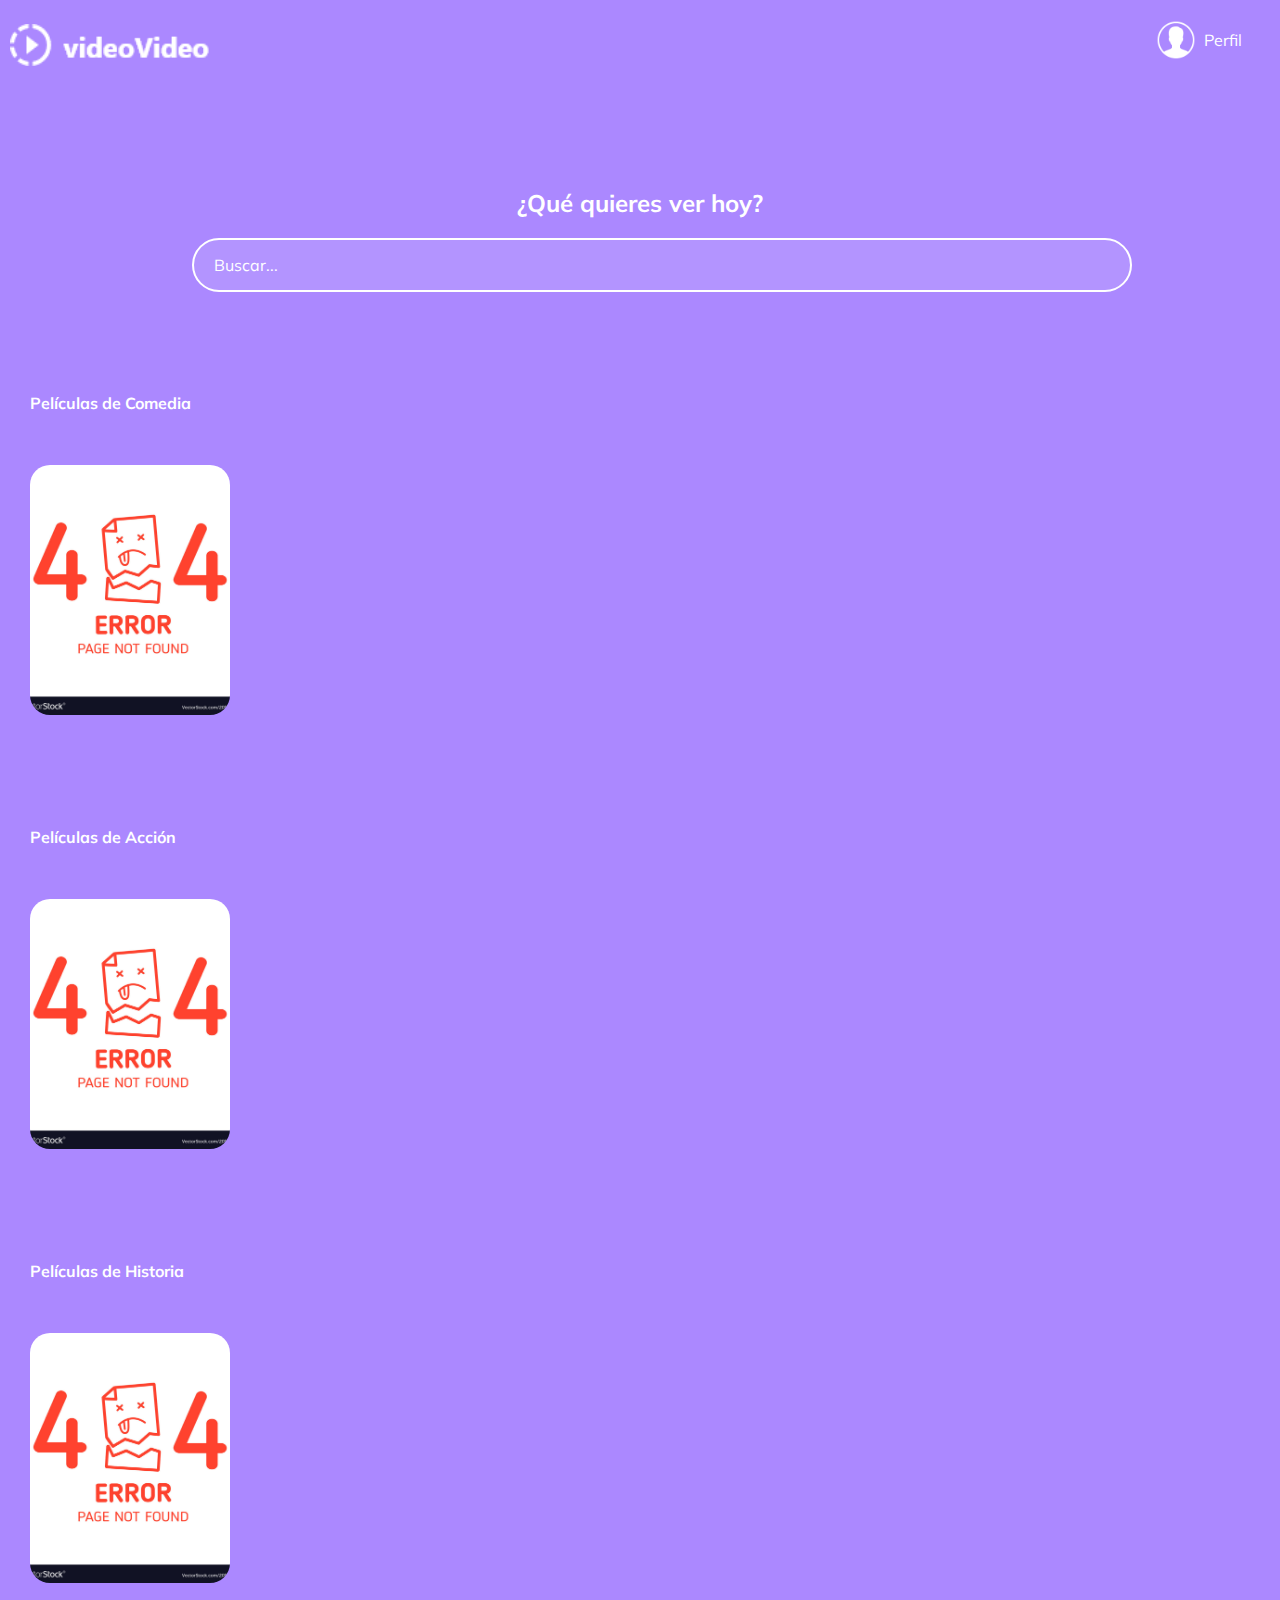
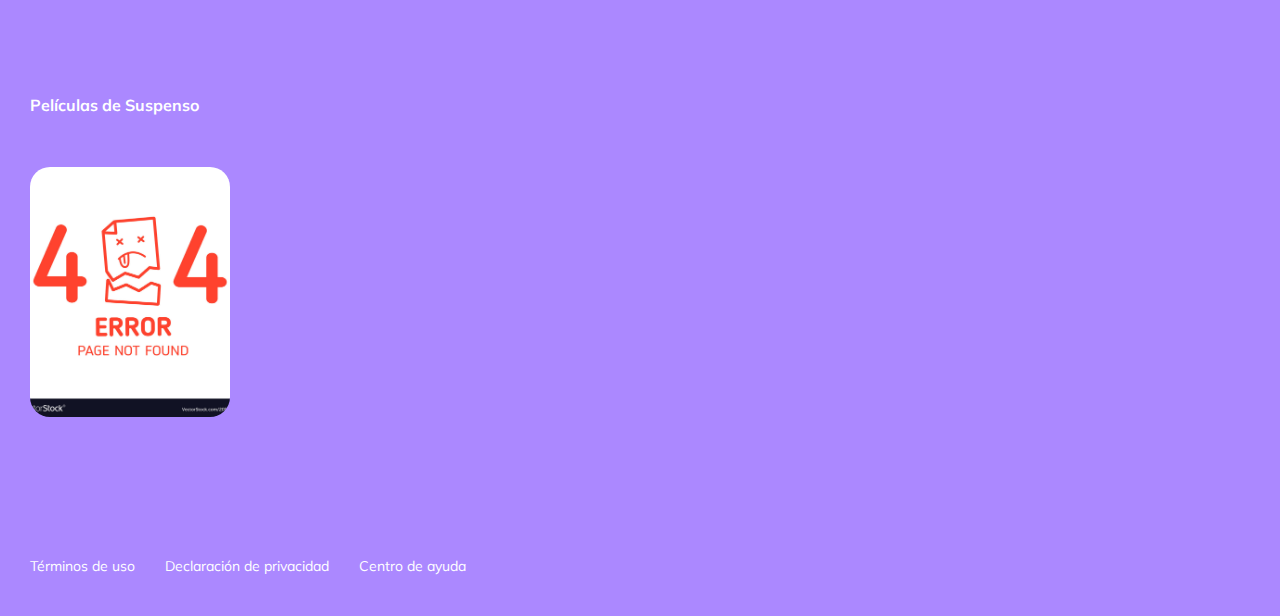
<file: index.html>
<!DOCTYPE html>
<html lang="es">
<head>
    <meta charset="UTF-8">
    <meta name="viewport" content="width=device-width, initial-scale=1.0">
    <!-- Font -->
    <link rel="stylesheet" href="https://fonts.googleapis.com/css2?family=Muli&display=swap">
    <!-- Styles -->
    <link rel="stylesheet" href="./styles.css">
    <link rel="stylesheet" href="./modal.css">
    <!-- Title -->
    <title>Video</title>
</head>
<body>
    <header class="header">
        <img class="header__img" src="./assets/img/Logo1.png" alt="Platzi Video">
        <div class="header__menu">
            <div class="header__menu--profile">
            <img src="./assets/img/user-icon.png" alt="User">
            <p>Perfil</p>
            </div>
            <ul>
            <li><a href="/">Cuenta</a></li>
            <li><a href="/">Cerrar Sesión</a></li>
            </ul>
        </div>
    </header>

    <section class="main">
      <div class="main__buscador">
        <h2 class="main__title">¿Qué quieres ver hoy?</h2>
        <form class="" id="buscador">
          <input class="input" type="text" name="movie" placeholder="Buscar..." >
        </form>
      </div>

        <div class="main__results" id="main__results">
          <h3>Lo que encontramos para ti...</h3>
          <div class="carousel">
            <div class="carousel__container" id="resultsCarousel">
              <div class="carousel-item">
                  <img class="carousel-item__img" src="./assets/img/fight-club.jpg" alt="Fight Club">
                  <div class="carousel-item__details">
                      <div>
                          <img class="carousel-item__details--img" src="./assets/img/play-icon.png" alt="Reproducir">
                          <img class="carousel-item__details--img" src="./assets/img/plus-icon.png" alt="Agregar">
                      </div>
                      <p class="carousel-item__details--title">Fight Club</p>
                      <p class="carousel-item__details--subtitle">1999 ‧ Drama/Película de suspenso ‧ 2h 31m</p>
                  </div>
              </div>
            </div>
          </div>
        </div>
    </section>




    <div id="lists">

    </div>


    <footer class="footer">
        <a href="/">Términos de uso</a>
        <a href="/">Declaración de privacidad</a>
        <a href="/">Centro de ayuda</a>
    </footer>

    <div class="overlay" id="overlay">
    </div>

    <!-- estructura del modal copiado de un blog. La mayoria de clases están para bootstrap-->
    <div class="modal" id="modal" tabindex="-1" role="dialog" aria-labelledby="myModalLabel" aria-hidden="true">
      <div class="modal-content">
        <div class="modal-header">
          <button type="button" class="close" data-dismiss="modal" aria-label="Close" id="closeModal">
            <span aria-hidden="true">&times;</span>
          </button>
          <h4 class="modal-title" id="myModalLabel">Three Kims (2007)</h4>
        </div>
        <div class="modal-main">
          <img class="modal-img" src="../assets/img/parasite.jpg" width="200px" alt="">
          <p class="modal-desc">Set in a small rural town, two not-so-competent martial arts masters are rivals who work in the same building.
          </p>
          <p class="modal-desc">
            The two masters compete over students as well as local beauty Yeon-Sil. While their rivalry rages, a third Master Kim, Kung Fu Kim Kwan-Jang arrives in their town and sets up shop in the same building. Their competition keep on rising again. Beside that, some thugs come to their town to make chaos and will reveal the past of one of the Kim master.
          </p >
          <p class="modal-desc">
            The two masters compete over students as well as local beauty Yeon-Sil. While their rivalry rages, a third Master Kim, Kung Fu Kim Kwan-Jang arrives in their town and sets up shop in the same building. Their competition keep on rising again. Beside that, some thugs come to their town to make chaos and will reveal the past of one of the Kim master.
          </p >
        </div>
        <div class="modal-details">
          <div class="info">
            <span class="sub">Género: </span> <span>Terror</span>
          </div>
          <div class="info">
            <span class="sub">Idioma: </span> <span>Inglés</span>
          </div>
          <div class="info">
            <span class="sub">Año: </span> <span>2016</span>
          </div>
          <div class="info">
            <span class="sub">Rating IMBd: </span> <span>Terror</span>
          </div>
        </div>
      </div>
    </div>



    <script src="js/movie-list.js" charset="utf-8"></script>
    <script src="js/buscador.js" charset="utf-8"></script>
    <script src="js/recomendaciones.js" charset="utf-8"></script>
</body>
</html>
</file>
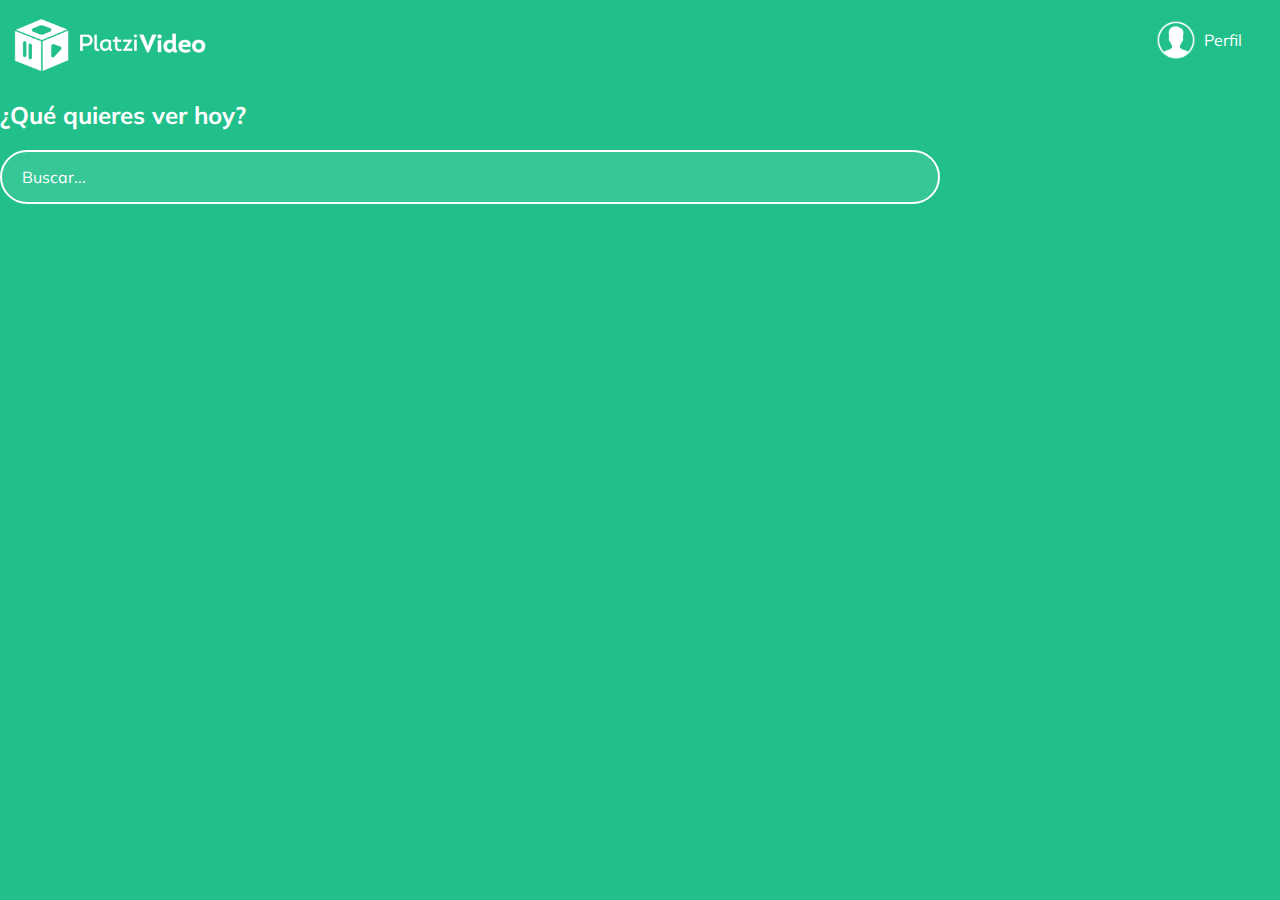
<file: buscador.html>
<!DOCTYPE html>
<html lang="es">
<head>
  <meta charset="UTF-8">
  <meta name="viewport" content="width=device-width, initial-scale=1.0">
  <meta http-equiv="X-UA-Compatible" content="ie=edge">
  <link href="https://fonts.googleapis.com/css2?family=Muli&display=swap" rel="stylesheet">

  <title>Header</title>
</head>
<style>
  body {
    margin: 0px;
    background-color: #21C08B;
    font-family: 'Muli', sans-serif;
  }
  
  .header {
    display: flex;
    justify-content: space-between;
    align-items: center;
    background-color: #21C08B;
    width: 100%;
    height: 80px;
  }
  .header__img {
    width: 200px;
    margin-top: 10px;
    margin-left: 10px;
  }
  .header__menu ul{
    display: none;
    position: absolute;
    width: 100px;
    padding: 0px;
    margin: 0px 0px 0px -14px;
    list-style: none;
    text-align: right;
  }
  .header__menu {
    margin-right: 30px;
  }
  .header__menu:hover ul, ul:hover{
    display: block;
  }
  .header__menu li {
    margin: 10px 0px;
  }

  .header__menu li a{
    color: white;
    text-decoration: none;
  }
  .header__menu li a:hover{
    text-decoration:underline;
  }

  .header__menu--profile {
    display: flex;
    align-items: center;
    margin-right: 8px;
  }
  .header__menu--profile img {
    margin-right: 8px;
    width: 40px;
    height: 40px;
  }

  .header__menu--profile p {
    margin: 0px;
    color: white;
  }
  
  /* .path {
    fill: white;
} clase que se utilizaba para cambiar el color del path del svg*/
  

  .main {
    height: 300px;
  }

  .main__title {
    color: white;
    font-size: 24px;
  }

  .input {
    border: 2px solid white;
    border-radius: 30px;
    color: white;
    background-color: rgba(255, 255, 255, 0.1);
    font-family: 'Muli', sans-serif;
    font-size: 16px;
    height: 50px;
    padding: 0px 20px;
    width: 70%;
    outline: none;
  }
  ::placeholder {
    color: white;
  }

  .footer {
    color: white;
    font-weight:normal;
    font-family: 'Muli', sans-serif;
    font-size: 10px;
  }

</style>
<body>
  <header class="header">
    <img class="header__img"src="./logo-platzi-video-BW2.png" alt="Logo Platzi">
    <div class="header__menu">
      <div class="header__menu--profile">
        <img src="./user-icon.png" alt="Perfil">
        <!-- <svg version="1.1" id="Capa_1" xmlns="http://www.w3.org/2000/svg" xmlns:xlink="http://www.w3.org/1999/xlink" x="0px" y="0px"
            viewBox="0 0 55 55" style="enable-background:new 0 0 55 55;" xml:space="preserve">
          <path class="path" d="M55,27.5C55,12.337,42.663,0,27.5,0S0,12.337,0,27.5c0,8.009,3.444,15.228,8.926,20.258l-0.026,0.023l0.892,0.752
            c0.058,0.049,0.121,0.089,0.179,0.137c0.474,0.393,0.965,0.766,1.465,1.127c0.162,0.117,0.324,0.234,0.489,0.348
            c0.534,0.368,1.082,0.717,1.642,1.048c0.122,0.072,0.245,0.142,0.368,0.212c0.613,0.349,1.239,0.678,1.88,0.98
            c0.047,0.022,0.095,0.042,0.142,0.064c2.089,0.971,4.319,1.684,6.651,2.105c0.061,0.011,0.122,0.022,0.184,0.033
            c0.724,0.125,1.456,0.225,2.197,0.292c0.09,0.008,0.18,0.013,0.271,0.021C25.998,54.961,26.744,55,27.5,55
            c0.749,0,1.488-0.039,2.222-0.098c0.093-0.008,0.186-0.013,0.279-0.021c0.735-0.067,1.461-0.164,2.178-0.287
            c0.062-0.011,0.125-0.022,0.187-0.034c2.297-0.412,4.495-1.109,6.557-2.055c0.076-0.035,0.153-0.068,0.229-0.104
            c0.617-0.29,1.22-0.603,1.811-0.936c0.147-0.083,0.293-0.167,0.439-0.253c0.538-0.317,1.067-0.648,1.581-1
            c0.185-0.126,0.366-0.259,0.549-0.391c0.439-0.316,0.87-0.642,1.289-0.983c0.093-0.075,0.193-0.14,0.284-0.217l0.915-0.764
            l-0.027-0.023C51.523,42.802,55,35.55,55,27.5z M2,27.5C2,13.439,13.439,2,27.5,2S53,13.439,53,27.5
            c0,7.577-3.325,14.389-8.589,19.063c-0.294-0.203-0.59-0.385-0.893-0.537l-8.467-4.233c-0.76-0.38-1.232-1.144-1.232-1.993v-2.957
            c0.196-0.242,0.403-0.516,0.617-0.817c1.096-1.548,1.975-3.27,2.616-5.123c1.267-0.602,2.085-1.864,2.085-3.289v-3.545
            c0-0.867-0.318-1.708-0.887-2.369v-4.667c0.052-0.519,0.236-3.448-1.883-5.864C34.524,9.065,31.541,8,27.5,8
            s-7.024,1.065-8.867,3.168c-2.119,2.416-1.935,5.345-1.883,5.864v4.667c-0.568,0.661-0.887,1.502-0.887,2.369v3.545
            c0,1.101,0.494,2.128,1.34,2.821c0.81,3.173,2.477,5.575,3.093,6.389v2.894c0,0.816-0.445,1.566-1.162,1.958l-7.907,4.313
            c-0.252,0.137-0.502,0.297-0.752,0.476C5.276,41.792,2,35.022,2,27.5z M42.459,48.132c-0.35,0.254-0.706,0.5-1.067,0.735
            c-0.166,0.108-0.331,0.216-0.5,0.321c-0.472,0.292-0.952,0.57-1.442,0.83c-0.108,0.057-0.217,0.111-0.326,0.167
            c-1.126,0.577-2.291,1.073-3.488,1.476c-0.042,0.014-0.084,0.029-0.127,0.043c-0.627,0.208-1.262,0.393-1.904,0.552
            c-0.002,0-0.004,0.001-0.006,0.001c-0.648,0.16-1.304,0.293-1.964,0.402c-0.018,0.003-0.036,0.007-0.054,0.01
            c-0.621,0.101-1.247,0.174-1.875,0.229c-0.111,0.01-0.222,0.017-0.334,0.025C28.751,52.97,28.127,53,27.5,53
            c-0.634,0-1.266-0.031-1.895-0.078c-0.109-0.008-0.218-0.015-0.326-0.025c-0.634-0.056-1.265-0.131-1.89-0.233
            c-0.028-0.005-0.056-0.01-0.084-0.015c-1.322-0.221-2.623-0.546-3.89-0.971c-0.039-0.013-0.079-0.027-0.118-0.04
            c-0.629-0.214-1.251-0.451-1.862-0.713c-0.004-0.002-0.009-0.004-0.013-0.006c-0.578-0.249-1.145-0.525-1.705-0.816
            c-0.073-0.038-0.147-0.074-0.219-0.113c-0.511-0.273-1.011-0.568-1.504-0.876c-0.146-0.092-0.291-0.185-0.435-0.279
            c-0.454-0.297-0.902-0.606-1.338-0.933c-0.045-0.034-0.088-0.07-0.133-0.104c0.032-0.018,0.064-0.036,0.096-0.054l7.907-4.313
            c1.36-0.742,2.205-2.165,2.205-3.714l-0.001-3.602l-0.23-0.278c-0.022-0.025-2.184-2.655-3.001-6.216l-0.091-0.396l-0.341-0.221
            c-0.481-0.311-0.769-0.831-0.769-1.392v-3.545c0-0.465,0.197-0.898,0.557-1.223l0.33-0.298v-5.57l-0.009-0.131
            c-0.003-0.024-0.298-2.429,1.396-4.36C21.583,10.837,24.061,10,27.5,10c3.426,0,5.896,0.83,7.346,2.466
            c1.692,1.911,1.415,4.361,1.413,4.381l-0.009,5.701l0.33,0.298c0.359,0.324,0.557,0.758,0.557,1.223v3.545
            c0,0.713-0.485,1.36-1.181,1.575l-0.497,0.153l-0.16,0.495c-0.59,1.833-1.43,3.526-2.496,5.032c-0.262,0.37-0.517,0.698-0.736,0.949
            l-0.248,0.283V39.8c0,1.612,0.896,3.062,2.338,3.782l8.467,4.233c0.054,0.027,0.107,0.055,0.16,0.083
            C42.677,47.979,42.567,48.054,42.459,48.132z"/>
          
        </svg> -->
        <p>Perfil</p>
      </div>
      <ul>
        <li> <a href="/">Cuenta</a></li>
        <li> <a href="/">Cerrar Sesión</li></a>
      </ul>
    </div>
  </header>



  <section class="main">
    <h2 class="main__title">¿Qué quieres ver hoy?</h2>
    <input class="input"type="text" placeholder="Buscar...">
  </section>
  
</body>
</html>
</file>
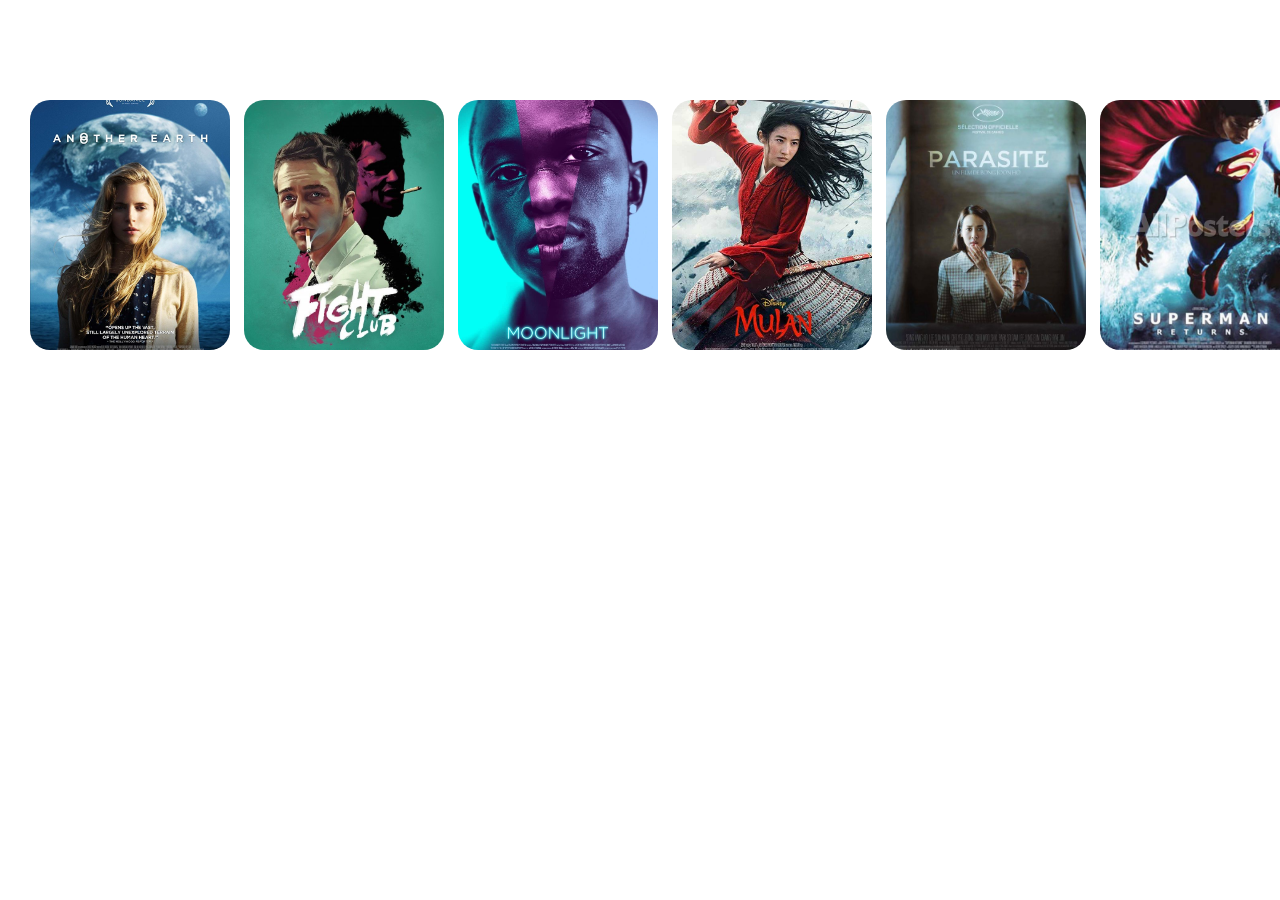
<file: carrusel.html>
<!DOCTYPE html>
<html lang="es">
<head>
    <meta charset="UTF-8">
    <meta name="viewport" content="width=device-width, initial-scale=1.0">
    <title>Carrusel</title>
</head>
<style>
    body {
        margin: 0px;
    }
    .carousel {
        width: 100%;
        overflow: scroll;
        padding: 30px;
        position: relative;
    }
    .carousel__container {
        white-space: nowrap;
        margin: 70px 0px;
        padding-bottom: 10px;
    }
    .carousel-item {
        background-color: greenyellow;
        width: 200px;
        height: 250px;
        border-radius: 20px;
        overflow: hidden;
        margin-right: 10px;

        display: inline-block;
        cursor: pointer;
        transition: 450ms all;
        transform-origin: center left;

        position: relative;
    }
    .carousel-item:hover ~ .carousel-item{
        transform: translate3d(100px, 0px, 0px);
    }
    .carousel__container:hover .carousel-item {
        opacity: 0.3;
    }
    .carousel__container:hover .carousel-item:hover {
        transform: scale(1.5);
        opacity: 1;
    }
    .carousel-item__img {
        width: 200px;
        height: 250px;
        object-fit: cover;
    }
    .carousel-item__details {
        background: linear-gradient(to top, rgba(0, 0, 0, 0.9) 0%,  rgba(0, 0, 0, 0) 100%);
        font-size: 10px;
        opacity: 0;
        transition: 450ms opacity;
        padding: 10px;
        position: absolute;
        top: 0;
        right: 0;
        bottom: 0;
        left: 0;
    }

    .carousel-item__details:hover {
        opacity: 1;
    }

    .carousel-item__details--selected img {
        width: 8px;
        height: 8px;
    }
</style>
<body>
    <section class="carousel"> 
        <div class="carousel__container">
            <div class="carousel-item">
                <img class="carousel-item__img" src="./img/another-earth.jpg" alt="Another Earth">
                <div class="carousel-item__details">
                    <div class="carousel-item__details--selected">
                        <img  src="./img/play-button.png" alt="Reproducir">
                        <img src="./img/add.png" alt="Agregar">
                    </div>
                    <p class="carousel-item__details--title">Another Earth</p>
                    <p class="carousel-item__details--subtitle">2011 ‧ Cine de ciencia ficción/Drama ‧ 1h 30m</p>
                </div>
            </div>

            <div class="carousel-item">
                <img class="carousel-item__img" src="./img/fight-club.jpg" alt="Fight Club">
                <div class="carousel-item__details">
                    <div>
                        <img src="./img/play-button.png" alt="Reproducir">
                        <img src="./img/add.png" alt="Agregar">
                    </div>
                </div>
                <p class="carousel-item__details--title">Fight Club</p>
                <p class="carousel-item__details--subtitle">1999 ‧ Drama/Película de suspenso ‧ 2h 31m</p>
            </div>

            <div class="carousel-item">
                <img class="carousel-item__img" src="./img/moonlight.jpg" alt="Moonlight">
                <div class="carousel-item__details">
                    <div>
                        <img src="./img/play-button.png" alt="Reproducir">
                        <img src="./img/add.png" alt="Agregar">
                    </div>
                </div>
                <p class="carousel-item__details--title">Moonlight</p>
                <p class="carousel-item__details--subtitle">2016 ‧ Drama/LGBT ‧ 1h 55m</p>
            </div>

            <div class="carousel-item">
                <img class="carousel-item__img" src="./img/mulan.jpg" alt="Mulan">
                <div class="carousel-item__details">
                    <div>
                        <img src="./img/play-button.png" alt="Reproducir">
                        <img src="./img/add.png" alt="Agregar">
                    </div>
                </div>
                <p class="carousel-item__details--title">Mulan</p>
                <p class="carousel-item__details--subtitle">2020 ‧ Aventura/Acción ‧ 2 horas</p>
            </div>

            <div class="carousel-item">
                <img class="carousel-item__img" src="./img/parasite.jpg" alt="Parasite">
                <div class="carousel-item__details">
                    <div>
                        <img src="./img/play-button.png" alt="Reproducir">
                        <img src="./img/add.png" alt="Agregar">
                    </div>
                </div>
                <p class="carousel-item__details--title">Parasite</p>
                <p class="carousel-item__details--subtitle">2019 ‧ Suspenso/Comedia ‧ 2h 12m</p>
            </div>

            <div class="carousel-item">
                <img class="carousel-item__img" src="./img/superman.jpg" alt="Superman Returns">
                <div class="carousel-item__details">
                    <div>
                        <img src="./img/play-button.png" alt="Reproducir">
                        <img src="./img/add.png" alt="Agregar">
                    </div>
                </div>
                <p class="carousel-item__details--title">Superman Returns</p>
                <p class="carousel-item__details--subtitle">2006 ‧ Cine de ciencia ficción/Acción ‧ 2h 49</p>
            </div>

            <div class="carousel-item">
                <img class="carousel-item__img" src="./img/x-man.jpg" alt="X-Men">
                <div class="carousel-item__details">
                    <div>
                        <img src="./img/play-button.png" alt="Reproducir">
                        <img src="./img/add.png" alt="Agregar">
                    </div>
                </div>
                <p class="carousel-item__details--title">X-men una de tantas</p>
                <p class="carousel-item__details--subtitle">2000 ‧ Acción/Cine de ciencia ficción ‧ 1h 44m</p>
            </div>

        </div>
    </section>
</body>
</html>
</file>
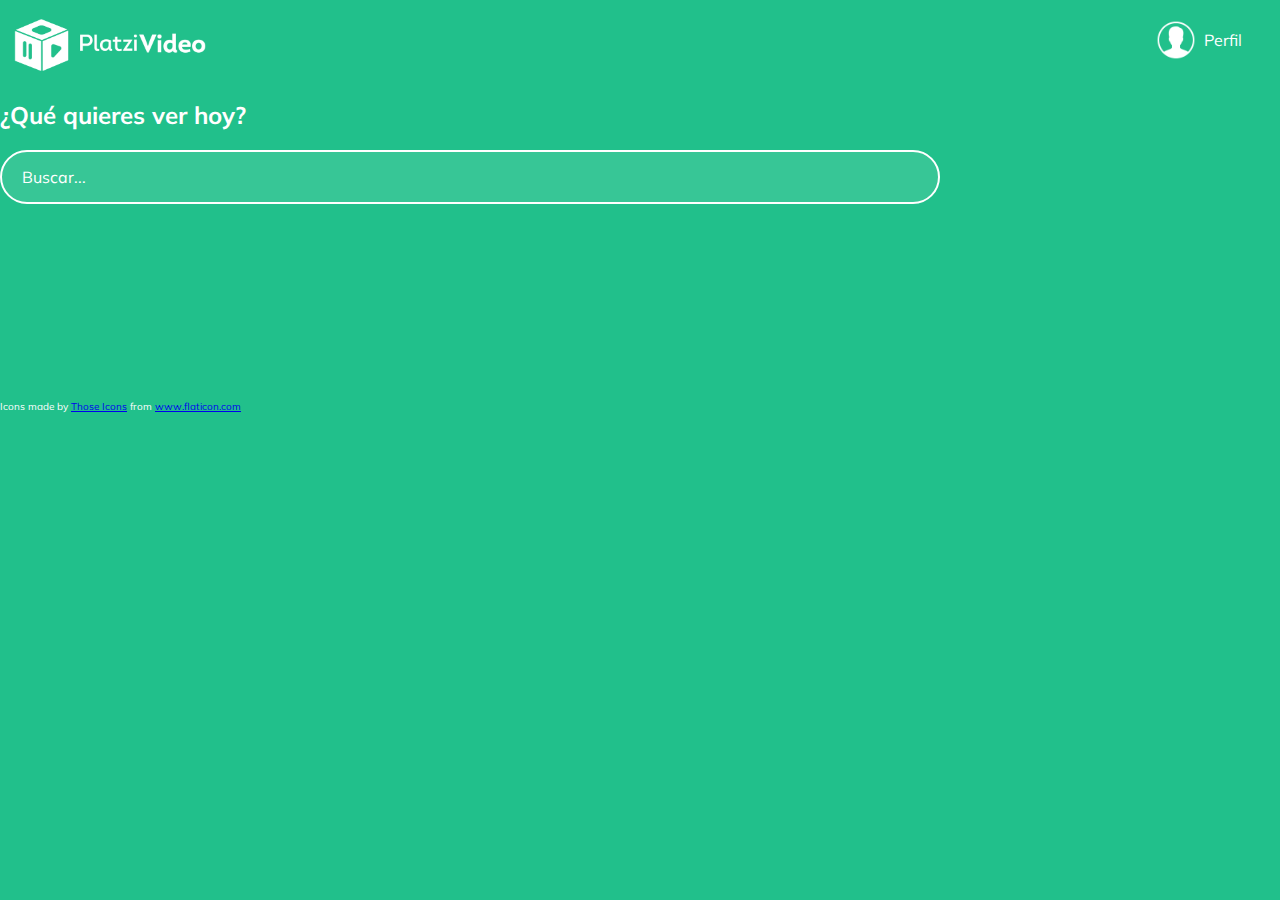
<file: header.html>
<!DOCTYPE html>
<html lang="es">
<head>
  <meta charset="UTF-8">
  <meta name="viewport" content="width=device-width, initial-scale=1.0">
  <meta http-equiv="X-UA-Compatible" content="ie=edge">
  <link href="https://fonts.googleapis.com/css2?family=Muli&display=swap" rel="stylesheet">

  <title>Header</title>
</head>
<style>
  body {
    margin: 0px;
    background-color: #21C08B;
    font-family: 'Muli', sans-serif;
  }
  
  .header {
    display: flex;
    justify-content: space-between;
    align-items: center;
    background-color: #21C08B;
    width: 100%;
    height: 80px;
  }
  .header__img {
    width: 200px;
    margin-top: 10px;
    margin-left: 10px;
  }
  .header__menu ul{
    display: none;
    position: absolute;
    width: 100px;
    padding: 0px;
    margin: 0px 0px 0px -14px;
    list-style: none;
    text-align: right;
  }
  .header__menu {
    margin-right: 30px;
  }
  .header__menu:hover ul, ul:hover{
    display: block;
  }
  .header__menu li {
    margin: 10px 0px;
  }

  .header__menu li a{
    color: white;
    text-decoration: none;
  }
  .header__menu li a:hover{
    text-decoration:underline;
  }

  .header__menu--profile {
    display: flex;
    align-items: center;
    margin-right: 8px;
  }
  .header__menu--profile img {
    margin-right: 8px;
    width: 40px;
    height: 40px;
  }

  .header__menu--profile p {
    margin: 0px;
    color: white;
  }
  
  /* .path {
    fill: white;
} clase que se utilizaba para cambiar el color del path del svg*/
  .footer {
    
  }

  .main {
    height: 300px;
  }

  .main__title {
    color: white;
    font-size: 24px;
  }

  .input {
    border: 2px solid white;
    border-radius: 30px;
    color: white;
    background-color: rgba(255, 255, 255, 0.1);
    font-family: 'Muli', sans-serif;
    font-size: 16px;
    height: 50px;
    padding: 0px 20px;
    width: 70%;
    outline: none;
  }
  ::placeholder {
    color: white;
  }

  .footer {
    color: white;
    font-weight:normal;
    font-family: 'Muli', sans-serif;
    font-size: 10px;
  }

</style>
<body>
  <header class="header">
    <img class="header__img"src="./logo-platzi-video-BW2.png" alt="Logo Platzi">
    <div class="header__menu">
      <div class="header__menu--profile">
        <img src="./user-icon.png" alt="Perfil">
        <!-- <svg version="1.1" id="Capa_1" xmlns="http://www.w3.org/2000/svg" xmlns:xlink="http://www.w3.org/1999/xlink" x="0px" y="0px"
            viewBox="0 0 55 55" style="enable-background:new 0 0 55 55;" xml:space="preserve">
          <path class="path" d="M55,27.5C55,12.337,42.663,0,27.5,0S0,12.337,0,27.5c0,8.009,3.444,15.228,8.926,20.258l-0.026,0.023l0.892,0.752
            c0.058,0.049,0.121,0.089,0.179,0.137c0.474,0.393,0.965,0.766,1.465,1.127c0.162,0.117,0.324,0.234,0.489,0.348
            c0.534,0.368,1.082,0.717,1.642,1.048c0.122,0.072,0.245,0.142,0.368,0.212c0.613,0.349,1.239,0.678,1.88,0.98
            c0.047,0.022,0.095,0.042,0.142,0.064c2.089,0.971,4.319,1.684,6.651,2.105c0.061,0.011,0.122,0.022,0.184,0.033
            c0.724,0.125,1.456,0.225,2.197,0.292c0.09,0.008,0.18,0.013,0.271,0.021C25.998,54.961,26.744,55,27.5,55
            c0.749,0,1.488-0.039,2.222-0.098c0.093-0.008,0.186-0.013,0.279-0.021c0.735-0.067,1.461-0.164,2.178-0.287
            c0.062-0.011,0.125-0.022,0.187-0.034c2.297-0.412,4.495-1.109,6.557-2.055c0.076-0.035,0.153-0.068,0.229-0.104
            c0.617-0.29,1.22-0.603,1.811-0.936c0.147-0.083,0.293-0.167,0.439-0.253c0.538-0.317,1.067-0.648,1.581-1
            c0.185-0.126,0.366-0.259,0.549-0.391c0.439-0.316,0.87-0.642,1.289-0.983c0.093-0.075,0.193-0.14,0.284-0.217l0.915-0.764
            l-0.027-0.023C51.523,42.802,55,35.55,55,27.5z M2,27.5C2,13.439,13.439,2,27.5,2S53,13.439,53,27.5
            c0,7.577-3.325,14.389-8.589,19.063c-0.294-0.203-0.59-0.385-0.893-0.537l-8.467-4.233c-0.76-0.38-1.232-1.144-1.232-1.993v-2.957
            c0.196-0.242,0.403-0.516,0.617-0.817c1.096-1.548,1.975-3.27,2.616-5.123c1.267-0.602,2.085-1.864,2.085-3.289v-3.545
            c0-0.867-0.318-1.708-0.887-2.369v-4.667c0.052-0.519,0.236-3.448-1.883-5.864C34.524,9.065,31.541,8,27.5,8
            s-7.024,1.065-8.867,3.168c-2.119,2.416-1.935,5.345-1.883,5.864v4.667c-0.568,0.661-0.887,1.502-0.887,2.369v3.545
            c0,1.101,0.494,2.128,1.34,2.821c0.81,3.173,2.477,5.575,3.093,6.389v2.894c0,0.816-0.445,1.566-1.162,1.958l-7.907,4.313
            c-0.252,0.137-0.502,0.297-0.752,0.476C5.276,41.792,2,35.022,2,27.5z M42.459,48.132c-0.35,0.254-0.706,0.5-1.067,0.735
            c-0.166,0.108-0.331,0.216-0.5,0.321c-0.472,0.292-0.952,0.57-1.442,0.83c-0.108,0.057-0.217,0.111-0.326,0.167
            c-1.126,0.577-2.291,1.073-3.488,1.476c-0.042,0.014-0.084,0.029-0.127,0.043c-0.627,0.208-1.262,0.393-1.904,0.552
            c-0.002,0-0.004,0.001-0.006,0.001c-0.648,0.16-1.304,0.293-1.964,0.402c-0.018,0.003-0.036,0.007-0.054,0.01
            c-0.621,0.101-1.247,0.174-1.875,0.229c-0.111,0.01-0.222,0.017-0.334,0.025C28.751,52.97,28.127,53,27.5,53
            c-0.634,0-1.266-0.031-1.895-0.078c-0.109-0.008-0.218-0.015-0.326-0.025c-0.634-0.056-1.265-0.131-1.89-0.233
            c-0.028-0.005-0.056-0.01-0.084-0.015c-1.322-0.221-2.623-0.546-3.89-0.971c-0.039-0.013-0.079-0.027-0.118-0.04
            c-0.629-0.214-1.251-0.451-1.862-0.713c-0.004-0.002-0.009-0.004-0.013-0.006c-0.578-0.249-1.145-0.525-1.705-0.816
            c-0.073-0.038-0.147-0.074-0.219-0.113c-0.511-0.273-1.011-0.568-1.504-0.876c-0.146-0.092-0.291-0.185-0.435-0.279
            c-0.454-0.297-0.902-0.606-1.338-0.933c-0.045-0.034-0.088-0.07-0.133-0.104c0.032-0.018,0.064-0.036,0.096-0.054l7.907-4.313
            c1.36-0.742,2.205-2.165,2.205-3.714l-0.001-3.602l-0.23-0.278c-0.022-0.025-2.184-2.655-3.001-6.216l-0.091-0.396l-0.341-0.221
            c-0.481-0.311-0.769-0.831-0.769-1.392v-3.545c0-0.465,0.197-0.898,0.557-1.223l0.33-0.298v-5.57l-0.009-0.131
            c-0.003-0.024-0.298-2.429,1.396-4.36C21.583,10.837,24.061,10,27.5,10c3.426,0,5.896,0.83,7.346,2.466
            c1.692,1.911,1.415,4.361,1.413,4.381l-0.009,5.701l0.33,0.298c0.359,0.324,0.557,0.758,0.557,1.223v3.545
            c0,0.713-0.485,1.36-1.181,1.575l-0.497,0.153l-0.16,0.495c-0.59,1.833-1.43,3.526-2.496,5.032c-0.262,0.37-0.517,0.698-0.736,0.949
            l-0.248,0.283V39.8c0,1.612,0.896,3.062,2.338,3.782l8.467,4.233c0.054,0.027,0.107,0.055,0.16,0.083
            C42.677,47.979,42.567,48.054,42.459,48.132z"/>
          
        </svg> -->
        <p>Perfil</p>
      </div>
      <ul>
        <li> <a href="/">Cuenta</a></li>
        <li> <a href="/">Cerrar Sesión</li></a>
      </ul>
    </div>
  </header>

  <section class="main">
    <h2 class="main__title">¿Qué quieres ver hoy?</h2>
    <input class="input"type="text" placeholder="Buscar...">
  </section>
  
  <footer class="footer">
    <div>Icons made by <a href="https://www.flaticon.com/authors/those-icons" title="Those Icons">Those Icons</a> from <a href="https://www.flaticon.com/" title="Flaticon">www.flaticon.com</a></div>
  </footer>
  
</body>
</html>
</file>
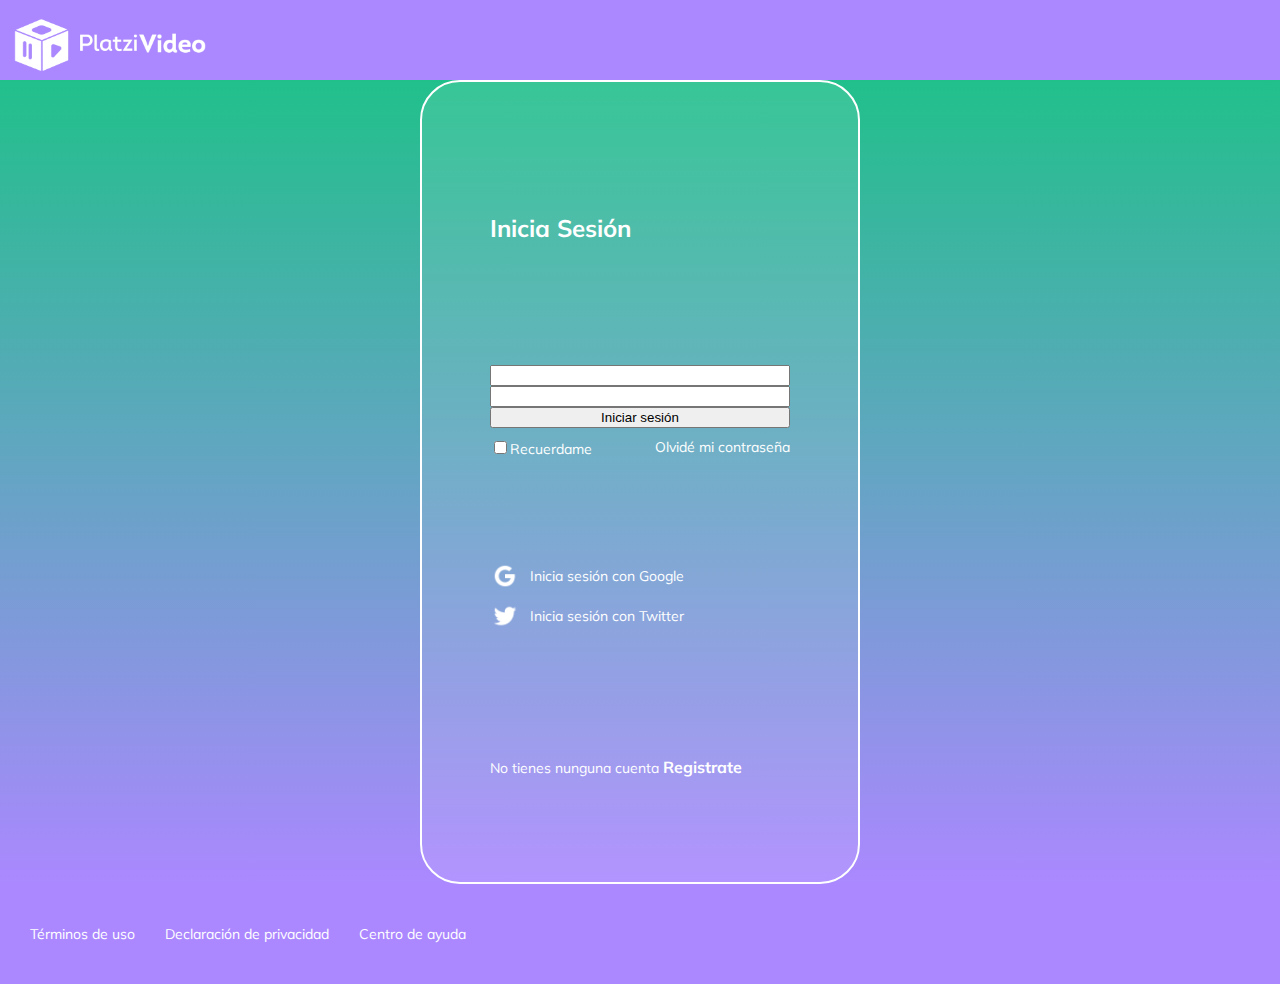
<file: inicio-sesion.html>
<!DOCTYPE html>
<html lang="es">
  <head>
    <meta charset="UTF-8">
    <meta name="viewport" content="width=device-width, initial-scale=1.0">
    <!-- Font -->
    <link rel="stylesheet" href="https://fonts.googleapis.com/css2?family=Muli&display=swap">
    <!-- Styles -->
    <link rel="stylesheet" href="./styles.css">
    <!-- Title -->
    <title>Platzi Video - Inicia sesión</title>
</head>

<body>
  <header class="header">
    <img class="header__img" src="./assets/img/logo-platzi-video-BW2.png" alt="Platzi Video">
  </header>

  <section class="login">
    <section class="login__container">
      <h2>Inicia Sesión</h2>
      <form class="login__container--form" action="">
        <input class="input" type="text" placeholder="Correo">
        <input class="input" type="password" placeholder="Contraseña">
        <button class="button">Iniciar sesión</button>
        <div class="login__container--remember-me">
            <label>
                <input type="checkbox" id="cbox1" value="checkbox">Recuerdame
            </label>
            <a href="/">Olvidé mi contraseña</a>
        </div>
      </form>
      <section class="login__container--social-media">
          <div>
              <img src="./assets/google-icon.png" alt="Google">
              Inicia sesión con Google
          </div>
          <div>
            <img src="./assets/twitter-icon.png" alt="Twitter">
            Inicia sesión con Twitter
        </div>
      </section>
      <p class="login__container--register">No tienes nunguna cuenta <a href="/">Registrate</a></p>
    </section>
  </section>

  <footer class="footer">
      <a href="/">Términos de uso</a>
      <a href="/">Declaración de privacidad</a>
      <a href="/">Centro de ayuda</a>
  </footer>

</body>
</html>
</file>
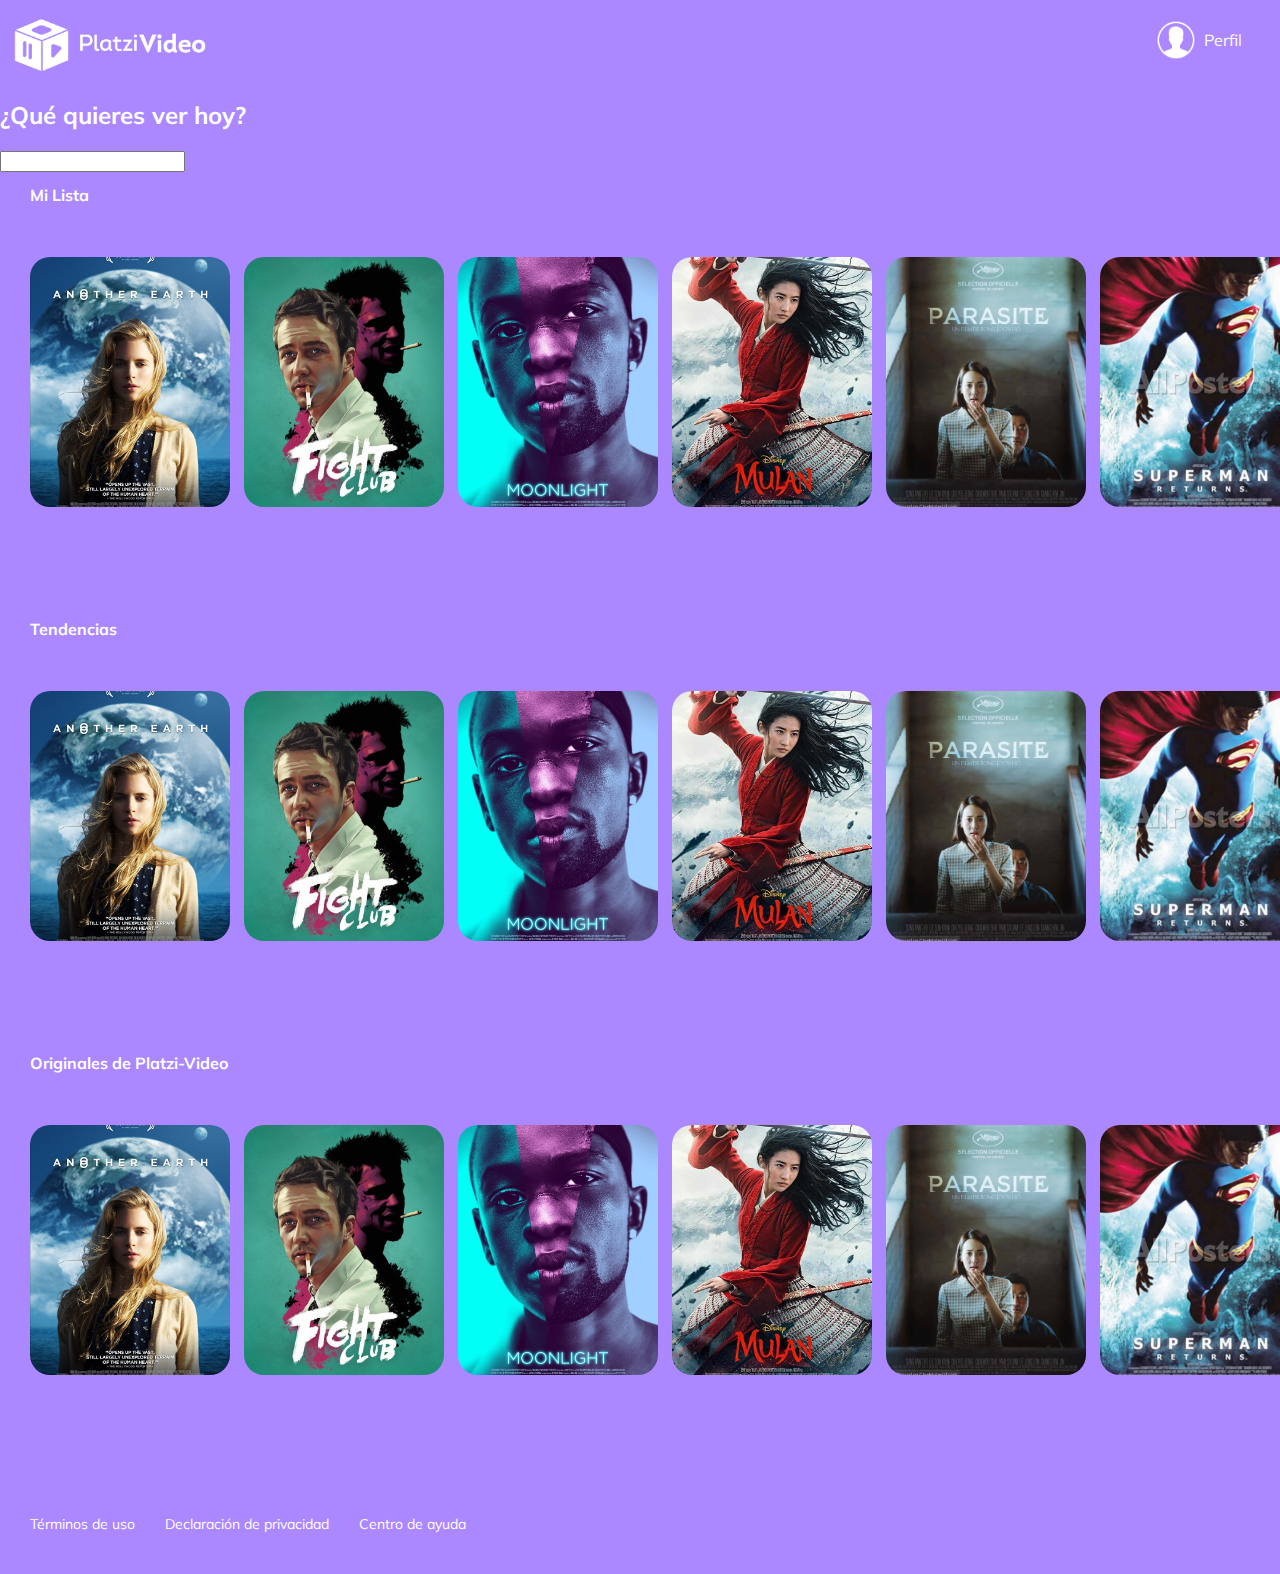
<file: maquetacion-principal.html>
<!DOCTYPE html>
<html lang="es">
<head>
    <meta charset="UTF-8">
    <meta name="viewport" content="width=device-width, initial-scale=1.0">
    <!-- Font -->
    <link rel="stylesheet" href="https://fonts.googleapis.com/css2?family=Muli&display=swap">
    <!-- Styles -->
    <link rel="stylesheet" href="./styles.css">
    <!-- Title -->
    <title>Platzi Video</title>
</head>
<body>
    <header class="header">
        <img class="header__img" src="./assets/img/logo-platzi-video-BW2.png" alt="Platzi Video">
        <div class="header__menu">
            <div class="header__menu--profile">
            <img src="./assets/img/user-icon.png" alt="User">
            <p>Perfil</p>
            </div>
            <ul>
            <li><a href="/">Cuenta</a></li>
            <li><a href="/">Cerrar Sesión</a></li>
            </ul>
        </div>
    </header>

    <section class="main">
        <h2 class="main__title">¿Qué quieres ver hoy?</h2>
        <input class="input" type="text" placeholder="Buscar...">
    </section>

    <h2 class="categories__title">Mi Lista</h2>

    <section class="carousel"> 
        <div class="carousel__container">
            <div class="carousel-item">
                <img class="carousel-item__img" src="./assets/img/another-earth.jpg" alt="Another Earth">
                <div class="carousel-item__details">
                    <div>
                        <img class="carousel-item__details--img" src="./assets/img/play-button.png" alt="Reproducir">
                        <img class="carousel-item__details--img" src="./assets/img/add.png" alt="Agregar">
                    </div>
                    <p class="carousel-item__details--title">Another Earth</p>
                    <p class="carousel-item__details--subtitle">2011 ‧ Cine de ciencia ficción/Drama ‧ 1h 30m</p>
                </div>
            </div>

            <div class="carousel-item">
                <img class="carousel-item__img" src="./assets/img/fight-club.jpg" alt="Fight Club">
                <div class="carousel-item__details">
                    <div>
                        <img class="carousel-item__details--img" src="./assets/img/play-button.png" alt="Reproducir">
                        <img class="carousel-item__details--img" src="./assets/img/add.png" alt="Agregar">
                    </div>
                <p class="carousel-item__details--title">Fight Club</p>
                <p class="carousel-item__details--subtitle">1999 ‧ Drama/Película de suspenso ‧ 2h 31m</p>
                </div>
            </div>

            <div class="carousel-item">
                <img class="carousel-item__img" src="./assets/img/moonlight.jpg" alt="Moonlight">
                <div class="carousel-item__details">
                    <div>
                        <img class="carousel-item__details--img" src="./assets/img/play-button.png" alt="Reproducir">
                        <img class="carousel-item__details--img" src="./assets/img/add.png" alt="Agregar">
                    </div>
                <p class="carousel-item__details--title">Moonlight</p>
                <p class="carousel-item__details--subtitle">2016 ‧ Drama/LGBT ‧ 1h 55m</p>
                </div>
            </div>

            <div class="carousel-item">
                <img class="carousel-item__img" src="./assets/img/mulan.jpg" alt="Mulan">
                <div class="carousel-item__details">
                    <div>
                        <img class="carousel-item__details--img" src="./assets/img/play-button.png" alt="Reproducir">
                        <img class="carousel-item__details--img" src="./assets/img/add.png" alt="Agregar">
                    </div>
                <p class="carousel-item__details--title">Mulan</p>
                <p class="carousel-item__details--subtitle">2020 ‧ Aventura/Acción ‧ 2 horas</p>
                </div>
            </div>

            <div class="carousel-item">
                <img class="carousel-item__img" src="./assets/img/parasite.jpg" alt="Parasite">
                <div class="carousel-item__details">
                    <div>
                        <img class="carousel-item__details--img" src="./assets/img/play-button.png" alt="Reproducir">
                        <img class="carousel-item__details--img" src="./assets/img/add.png" alt="Agregar">
                    </div>
                <p class="carousel-item__details--title">Parasite</p>
                <p class="carousel-item__details--subtitle">2019 ‧ Suspenso/Comedia ‧ 2h 12m</p>
                </div>  
            </div>

            <div class="carousel-item">
                <img class="carousel-item__img" src="./assets/img/superman.jpg" alt="Superman Returns">
                <div class="carousel-item__details">
                    <div>
                        <img class="carousel-item__details--img" src="./assets/img/play-button.png" alt="Reproducir">
                        <img class="carousel-item__details--img" src="./assets/img/add.png" alt="Agregar">
                <p class="carousel-item__details--title">Superman Returns</p>
                <p class="carousel-item__details--subtitle">2006 ‧ Cine de ciencia ficción/Acción ‧ 2h 49</p>
                </div>
            </div>
            </div>

            <div class="carousel-item">
                <img class="carousel-item__img" src="./assets/img/x-man.jpg" alt="X-men">
                <div class="carousel-item__details">
                    <div>
                        <img class="carousel-item__details--img" src="./assets/img/play-button.png" alt="Reproducir">
                        <img class="carousel-item__details--img" src="./assets/img/add.png" alt="Agregar">
                    </div>
                    <p class="carousel-item__details--title">X-men una de tantas</p>
                    <p class="carousel-item__details--subtitle">2000 ‧ Acción/Cine de ciencia ficción ‧ 1h 44m</p>
                </div>
            </div>

        </div>
    </section>

    <h2 class="categories__title">Tendencias</h2>

    <section class="carousel"> 
        <div class="carousel__container">
            <div class="carousel-item">
                <img class="carousel-item__img" src="./assets/img/another-earth.jpg" alt="Another Earth">
                <div class="carousel-item__details">
                    <div>
                        <img class="carousel-item__details--img" src="./assets/img/play-button.png" alt="Reproducir">
                        <img class="carousel-item__details--img" src="./assets/img/add.png" alt="Agregar">
                    </div>
                    <p class="carousel-item__details--title">Another Earth</p>
                    <p class="carousel-item__details--subtitle">2011 ‧ Cine de ciencia ficción/Drama ‧ 1h 30m</p>
                </div>
            </div>

            <div class="carousel-item">
                <img class="carousel-item__img" src="./assets/img/fight-club.jpg" alt="Fight Club">
                <div class="carousel-item__details">
                    <div>
                        <img class="carousel-item__details--img" src="./assets/img/play-button.png" alt="Reproducir">
                        <img class="carousel-item__details--img" src="./assets/img/add.png" alt="Agregar">
                    </div>
                <p class="carousel-item__details--title">Fight Club</p>
                <p class="carousel-item__details--subtitle">1999 ‧ Drama/Película de suspenso ‧ 2h 31m</p>
                </div>
            </div>

            <div class="carousel-item">
                <img class="carousel-item__img" src="./assets/img/moonlight.jpg" alt="Moonlight">
                <div class="carousel-item__details">
                    <div>
                        <img class="carousel-item__details--img" src="./assets/img/play-button.png" alt="Reproducir">
                        <img class="carousel-item__details--img" src="./assets/img/add.png" alt="Agregar">
                    </div>
                <p class="carousel-item__details--title">Moonlight</p>
                <p class="carousel-item__details--subtitle">2016 ‧ Drama/LGBT ‧ 1h 55m</p>
                </div>
            </div>

            <div class="carousel-item">
                <img class="carousel-item__img" src="./assets/img/mulan.jpg" alt="Mulan">
                <div class="carousel-item__details">
                    <div>
                        <img class="carousel-item__details--img" src="./assets/img/play-button.png" alt="Reproducir">
                        <img class="carousel-item__details--img" src="./assets/img/add.png" alt="Agregar">
                    </div>
                <p class="carousel-item__details--title">Mulan</p>
                <p class="carousel-item__details--subtitle">2020 ‧ Aventura/Acción ‧ 2 horas</p>
                </div>
            </div>

            <div class="carousel-item">
                <img class="carousel-item__img" src="./assets/img/parasite.jpg" alt="Parasite">
                <div class="carousel-item__details">
                    <div>
                        <img class="carousel-item__details--img" src="./assets/img/play-button.png" alt="Reproducir">
                        <img class="carousel-item__details--img" src="./assets/img/add.png" alt="Agregar">
                    </div>
                <p class="carousel-item__details--title">Parasite</p>
                <p class="carousel-item__details--subtitle">2019 ‧ Suspenso/Comedia ‧ 2h 12m</p>
                </div>  
            </div>

            <div class="carousel-item">
                <img class="carousel-item__img" src="./assets/img/superman.jpg" alt="Superman Returns">
                <div class="carousel-item__details">
                    <div>
                        <img class="carousel-item__details--img" src="./assets/img/play-button.png" alt="Reproducir">
                        <img class="carousel-item__details--img" src="./assets/img/add.png" alt="Agregar">
                <p class="carousel-item__details--title">Superman Returns</p>
                <p class="carousel-item__details--subtitle">2006 ‧ Cine de ciencia ficción/Acción ‧ 2h 49</p>
                </div>
            </div>
            </div>

            <div class="carousel-item">
                <img class="carousel-item__img" src="./assets/img/x-man.jpg" alt="X-men">
                <div class="carousel-item__details">
                    <div>
                        <img class="carousel-item__details--img" src="./assets/img/play-button.png" alt="Reproducir">
                        <img class="carousel-item__details--img" src="./assets/img/add.png" alt="Agregar">
                    </div>
                    <p class="carousel-item__details--title">X-men una de tantas</p>
                    <p class="carousel-item__details--subtitle">2000 ‧ Acción/Cine de ciencia ficción ‧ 1h 44m</p>
                </div>
            </div>

        </div>
    </section>

    <h2 class="categories__title">Originales de Platzi-Video</h2>

    <section class="carousel"> 
        <div class="carousel__container">
            <div class="carousel-item">
                <img class="carousel-item__img" src="./assets/img/another-earth.jpg" alt="Another Earth">
                <div class="carousel-item__details">
                    <div>
                        <img class="carousel-item__details--img" src="./assets/img/play-button.png" alt="Reproducir">
                        <img class="carousel-item__details--img" src="./assets/img/add.png" alt="Agregar">
                    </div>
                    <p class="carousel-item__details--title">Another Earth</p>
                    <p class="carousel-item__details--subtitle">2011 ‧ Cine de ciencia ficción/Drama ‧ 1h 30m</p>
                </div>
            </div>

            <div class="carousel-item">
                <img class="carousel-item__img" src="./assets/img/fight-club.jpg" alt="Fight Club">
                <div class="carousel-item__details">
                    <div>
                        <img class="carousel-item__details--img" src="./assets/img/play-button.png" alt="Reproducir">
                        <img class="carousel-item__details--img" src="./assets/img/add.png" alt="Agregar">
                    </div>
                <p class="carousel-item__details--title">Fight Club</p>
                <p class="carousel-item__details--subtitle">1999 ‧ Drama/Película de suspenso ‧ 2h 31m</p>
                </div>
            </div>

            <div class="carousel-item">
                <img class="carousel-item__img" src="./assets/img/moonlight.jpg" alt="Moonlight">
                <div class="carousel-item__details">
                    <div>
                        <img class="carousel-item__details--img" src="./assets/img/play-button.png" alt="Reproducir">
                        <img class="carousel-item__details--img" src="./assets/img/add.png" alt="Agregar">
                    </div>
                <p class="carousel-item__details--title">Moonlight</p>
                <p class="carousel-item__details--subtitle">2016 ‧ Drama/LGBT ‧ 1h 55m</p>
                </div>
            </div>

            <div class="carousel-item">
                <img class="carousel-item__img" src="./assets/img/mulan.jpg" alt="Mulan">
                <div class="carousel-item__details">
                    <div>
                        <img class="carousel-item__details--img" src="./assets/img/play-button.png" alt="Reproducir">
                        <img class="carousel-item__details--img" src="./assets/img/add.png" alt="Agregar">
                    </div>
                <p class="carousel-item__details--title">Mulan</p>
                <p class="carousel-item__details--subtitle">2020 ‧ Aventura/Acción ‧ 2 horas</p>
                </div>
            </div>

            <div class="carousel-item">
                <img class="carousel-item__img" src="./assets/img/parasite.jpg" alt="Parasite">
                <div class="carousel-item__details">
                    <div>
                        <img class="carousel-item__details--img" src="./assets/img/play-button.png" alt="Reproducir">
                        <img class="carousel-item__details--img" src="./assets/img/add.png" alt="Agregar">
                    </div>
                <p class="carousel-item__details--title">Parasite</p>
                <p class="carousel-item__details--subtitle">2019 ‧ Suspenso/Comedia ‧ 2h 12m</p>
                </div>  
            </div>

            <div class="carousel-item">
                <img class="carousel-item__img" src="./assets/img/superman.jpg" alt="Superman Returns">
                <div class="carousel-item__details">
                    <div>
                        <img class="carousel-item__details--img" src="./assets/img/play-button.png" alt="Reproducir">
                        <img class="carousel-item__details--img" src="./assets/img/add.png" alt="Agregar">
                <p class="carousel-item__details--title">Superman Returns</p>
                <p class="carousel-item__details--subtitle">2006 ‧ Cine de ciencia ficción/Acción ‧ 2h 49</p>
                </div>
            </div>
            </div>

            <div class="carousel-item">
                <img class="carousel-item__img" src="./assets/img/x-man.jpg" alt="X-men">
                <div class="carousel-item__details">
                    <div>
                        <img class="carousel-item__details--img" src="./assets/img/play-button.png" alt="Reproducir">
                        <img class="carousel-item__details--img" src="./assets/img/add.png" alt="Agregar">
                    </div>
                    <p class="carousel-item__details--title">X-men una de tantas</p>
                    <p class="carousel-item__details--subtitle">2000 ‧ Acción/Cine de ciencia ficción ‧ 1h 44m</p>
                </div>
            </div>

        </div>
    </section>

    <footer class="footer">
        <a href="/">Términos de uso</a>
        <a href="/">Declaración de privacidad</a>
        <a href="/">Centro de ayuda</a>
    </footer>
</body>
</html>
</file>
<file: styles.css>
body {
    margin: 0px;
    font-family: 'Muli', sans-serif;
    background-color: #AB88FF;

  }
  .header {
    background-color: #AB88FF;
    width: 100%;
    height: 80px;
    display: flex;
    justify-content: space-between;
    align-items: center;
  }
  .header__img {
    width: 200px;
    margin-top: 10px;
    margin-left: 10px;
  }
  .header__menu {
    margin-right: 30px;
  }
  .header__menu ul {
    display: none;
    list-style: none;
    padding: 0px;
    position: absolute;
    width: 100px;
    text-align: right;
    margin: 0px 0px 0px -14px;
  }
  .header__menu:hover ul, ul:hover {
    display: block;
  }
  .header__menu li {
    margin: 10px 0px;
  }
.header__menu li a {
    color: white;
    text-decoration: none;
  }
.header__menu li a:hover {
    text-decoration: underline;
  }
.header__menu--profile {
    margin-right: 8px;
    display: flex;
    align-items: center;
    cursor: pointer;
  }
.header__menu--profile img {
    margin-right: 8px;
    width: 40px;
  }
.header__menu--profile p {
    margin: 0px;
    color: white;
  }

.main {
    /* display: flex;
    align-items: center;
    justify-content: center;
    flex-direction: column;
    height: 300px; */

    border-radius: 0px 0px 40px 40px;

    color: white;
  }

.main__buscador {
  display: flex;
  align-items: center;
  justify-content: center;
  flex-direction: column;
  height: 300px;
}

.main__title {
  font-size: 24px;
}
.main__results {
  display: none;

  font-size: 14px;
  align-self: flex-start;

  padding: 30px;
}
.main__results--active {
  display: block;
}

#buscador {
  width: 70%;
}
#buscador .input {
    border: 2px solid white;
    border-radius: 30px;
    color: white;
    background-color: rgba(255, 255, 255, 0.1);
    font-family: 'Muli', sans-serif;
    font-size: 16px;
    height: 50px;
    padding: 0px 20px;
    width: 100%;
    outline: none;
  }
::placeholder {
    color: white;
  }

.categories__title {
    color: white;
    font-size: 16px;
    position: absolute;
    padding-left: 30px;
    width: 100%;
  }

.carousel {
    width: 100%;
    overflow: scroll;
    padding: 30px;
    position: relative;

}
.carousel__container {
    white-space: nowrap;
    margin: 55px 0px;
    padding-bottom: 10px;

}
.carousel-item {
    width: 200px;
    height: 250px;
    border-radius: 20px;
    overflow: hidden;
    margin-right: 10px;

    display: inline-block;
    cursor: pointer;
    transition: 450ms all;
    transform-origin: center left;

    position: relative;
}

.carousel-item:hover ~ .carousel-item{
    transform: translate3d(100px, 0px, 0px);
}

.carousel__container:hover .carousel-item {
    opacity: 0.3;
}

.carousel__container:hover .carousel-item:hover {
    transform: scale(1.5);
    opacity: 1;
}

.carousel-item__img {
    width: 200px;
    height: 250px;
    object-fit: cover;
}
.carousel-item__details {
    display: flex;
    flex-direction: column;
    justify-content: flex-end;
    align-items: flex-start;
    background: linear-gradient(to top, rgba(0, 0, 0, 0.9) 0%,  rgba(0, 0, 0, 0) 100%);
    font-size: 10px;
    opacity: 0;
    transition: 450ms opacity;
    padding: 10px;
    position: absolute;
    top: 0;
    right: 0;
    bottom: 0;
    left: 0;
}

.carousel-item__details:hover {
    opacity: 1;
}

.carousel-item__details--img {
    width: 20px;
}

.carousel-item__details--title {
    color: white;
    margin: 5px 0px 0px 0px;
}

.carousel-item__details--subtitle {
    color: white;
    font-size: 8px;
    margin: 3px 0px;
}



.login {
      background: linear-gradient(#21C08B, #AB88FF);
      display: flex;
      justify-content: center;
      align-items: center;
      flex-direction: column;
      padding: 0px 30px;
      min-height: calc(100vh - 200px);
  }
.login__container {
      background-color: rgba(255, 255, 255, 0.1);
      border: 2px solid white;
      border-radius: 40px;
      color: white;
      padding: 60px 68px 40px;
      min-height: 700px;
      width: 300px;
      display: flex;
      flex-direction: column;
      justify-content: space-around;
  }

.login__container--form {
      display: flex;
      flex-direction: column;
  }

.login__container--form label {
      font-size: 14px;

  }

.login__container--remember-me {
      color: white;
      display: flex;
      justify-content: space-between;
      margin-top: 10px;

  }

.login__container--remember-me a {
      color: white;
      font-size: 14px;
      text-decoration: none;
  }

.login__container--remember-me a:hover {
    text-decoration: underline;
}

.login__container--social-media > div{
    display: flex;
    align-items: center;
    font-size: 14px;
    margin-bottom: 10px;

}

.login__container--social-media > div > img {
    width: 30px;
    margin-right: 10px;

}

.login__container--register {
    font-size: 14px;

}

.login__container--register a {
    font-size: 16px;
    color: white;
    font-weight: bold;
    text-decoration: none;
}

.login__container--register a:hover {
    text-decoration: underline;
}
.login__container--register a:visited {
    color: white;
}

.footer {
    display: flex;
    align-items: center;
    height: 100px;
    width: 100%;
    background: #AB88FF;
}

.footer a {
    color: white;
    cursor: pointer;
    font-size: 14px;
    font-family: 'Muli', sans-serif;
    text-decoration: none;
    padding-left: 30px;
}

.footer a:hover {
    text-decoration: underline;
}

.overlay {
  display: none;

  background: rgba(0,0,0,.5);
  position: fixed;
  left: 0;
  right: 0;
  top: 0;
  bottom: 0;
  /* display: flex; */
  /* align-items: center;
  justify-content: center; */
}
.overlay.active {
  display: flex;
}

.fadeIn {
  animation-name: fadeIn;
  animation-duration: 1s;
}
@keyframes fadeIn {
  from {opacity: 0;}
  to {opacity: 1;}
}



@media only screen and (max-width: 600px) {
    .login__container {
        background-color: transparent;
        border: none;
        padding: 0;
        width: 100%;
    }
}

/* ---------------------scrollbar---------------------*/
::-webkit-scrollbar{
    width: 5px;
    height: 5px;
  }
  ::-webkit-scrollbar-track{
    background: rgba(190, 189, 189, 0.219);
  }
  ::-webkit-scrollbar-thumb{
    background: rgba(255, 255, 255, 0.281);
  }
  ::-webkit-scrollbar-thumb:hover {
    background: rgba(255, 255, 255, 0.699);
  }
</file>
<file: modal.css>
.overlay {
  background: rgba(156, 156, 156, 0.5);
  position: fixed;
  left: 0;
  right: 0;
  top: 0;
  bottom: 0;
  display: flex;
  align-items: center;
  justify-content: center;
  /*transition: 300s ease-in;*/
  /*opacity: 0;*/
  /*visibility: hidden;*/
  display: none;
}
.overlay.active {
  /*opacity: 1;*/
  /*visibility: visible;*/
  display: flex;
}

.close {
  float: right;

  background-color: rgba(255, 255, 255, 0.15);
  border: none;
  font-size: 1.1em;

  margin-right: 20px;
  margin-top: 0;
  width: 2em;
  height: 2em;

  cursor: pointer;
  outline: none;
  box-shadow: 1px 1px 1px 0px rgba(131, 131, 131, 0.25);

}
.close:hover {
  background-color: rgba(255, 255, 255, 0.3);
  font-weight: bold;
  }

.modal {
  /* border: 1px solid green; */
  display: flex;
  flex-direction: column;
  justify-content: center;
  align-items: center;

  margin: 0px;
  padding: 30px;
  max-width: 450px;
  min-height: 390px;

  font-family: 'Muli', sans-serif;
  color: rgb(49, 47, 48);
  background-color: #ded7ee;

  transform: translateY(-3000px);
  position: fixed;
  left: calc(50% - 250px);
  right: 0;
  top: 2%;
  z-index: 2;

  box-shadow: 1px 1px 6px 0px #20212447;
  border-radius: 10px;
  outline: none;
}
.modal-content{
  width: 100%;
}
.modal-title {
  padding-top: 10px;
  padding-bottom: 1em;
  margin: 0 20px 0;

  font-size: 1.3em;
  text-align: center;
}

.modal-main {
  display: block;
  font-size: 0.9em;
  text-align: justify;

  min-height: 250px;
}
.modal-img {
  max-height: 200px;
  float: left;
  padding: 0 20px 0;
}
.modal-desc {
  margin-left: 20px;
  padding-right: 10px;
}

.modal-details {
  display: grid;
  grid-template-columns: 50px 150px 50px 150px;
  grid-gap: 10px 10px;
  margin: 20px;

  font-size: 0.8em;
}

/* .info {
  display: flex;
  flex-wrap: wrap;
  font-size: 0.8em;
} */

.sub {
  font-weight: bold;
}

@keyframes modalIn {
  0% {
    transform: translateY(-1000px);
  }
  60% {
    transform: translateY(25px);
  }
  75% {
    transform: translateY(10px);
  }
  90% {
    transform: translateY(5px);
  }
  100% {
    transform: translateY(0px);
  }
}


@keyframes modalOut {
  0% {
    transform: translateY(0px);
  }
  60% {
    transform: translateY(-10px);
  }
  75% {
    transform: translateY(-25px);
  }
  100% {
    transform: translateY(-1000px);
  }
}
</file>
